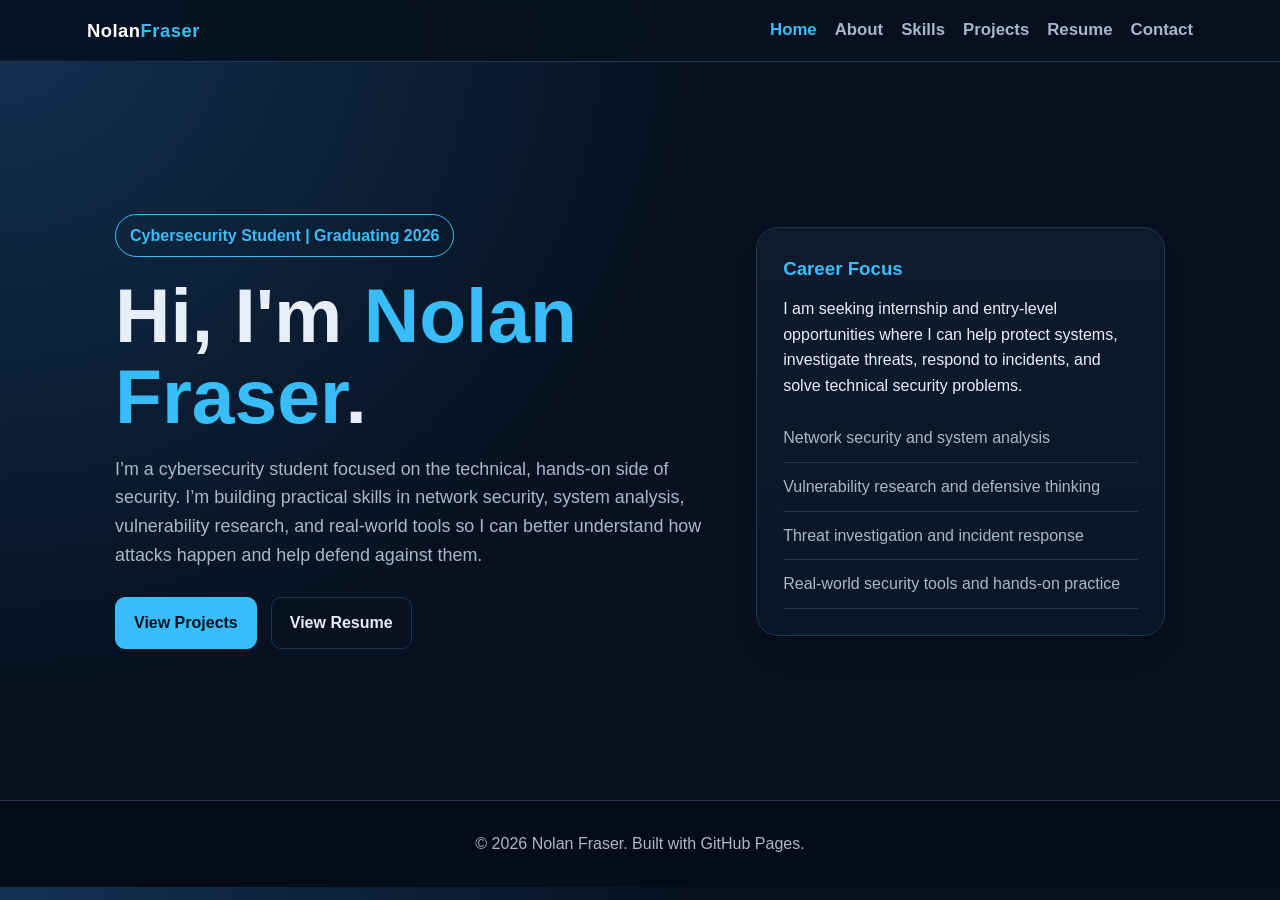
<file: index.html>
<!DOCTYPE html>
<html lang="en">
<head>
  <meta charset="UTF-8" />
  <meta name="viewport" content="width=device-width, initial-scale=1.0" />
  <title>Nolan Fraser | Cybersecurity Portfolio</title>
  <link rel="stylesheet" href="styles.css" />
</head>
<body>
<nav class="navbar">
  <div class="nav-container">
    <a class="logo" href="./index.html">Nolan<span>Fraser</span></a>
    <ul class="nav-links">
      <li><a href="./index.html" class="active">Home</a></li>
      <li><a href="./about.html">About</a></li>
      <li><a href="./skills.html">Skills</a></li>
      <li><a href="./projects.html">Projects</a></li>
      <li><a href="./resume.html">Resume</a></li>
      <li><a href="./contact.html">Contact</a></li>
    </ul>
  </div>
</nav>

<header class="hero">
  <div class="hero-card">
    <div class="hero-text">
      <div class="badge">Cybersecurity Student | Graduating 2026</div>
      <h1>Hi, I'm <span>Nolan Fraser</span>.</h1>
      <p>I&rsquo;m a cybersecurity student focused on the technical, hands-on side of security. I&rsquo;m building practical skills in network security, system analysis, vulnerability research, and real-world tools so I can better understand how attacks happen and help defend against them.</p>
      <div class="hero-buttons">
        <a class="btn btn-primary" href="./projects.html">View Projects</a>
        <a class="btn" href="./resume.html">View Resume</a>
      </div>
    </div>
    <div class="status-card">
      <h3>Career Focus</h3>
      <p>I am seeking internship and entry-level opportunities where I can help protect systems, investigate threats, respond to incidents, and solve technical security problems.</p>
      <ul class="status-list">
        <li>Network security and system analysis</li>
        <li>Vulnerability research and defensive thinking</li>
        <li>Threat investigation and incident response</li>
        <li>Real-world security tools and hands-on practice</li>
      </ul>
    </div>
  </div>
</header>

<footer>
  <p>&copy; 2026 Nolan Fraser. Built with GitHub Pages.</p>
</footer>
<script src="./script.js"></script>
</body>
</html>
</file>
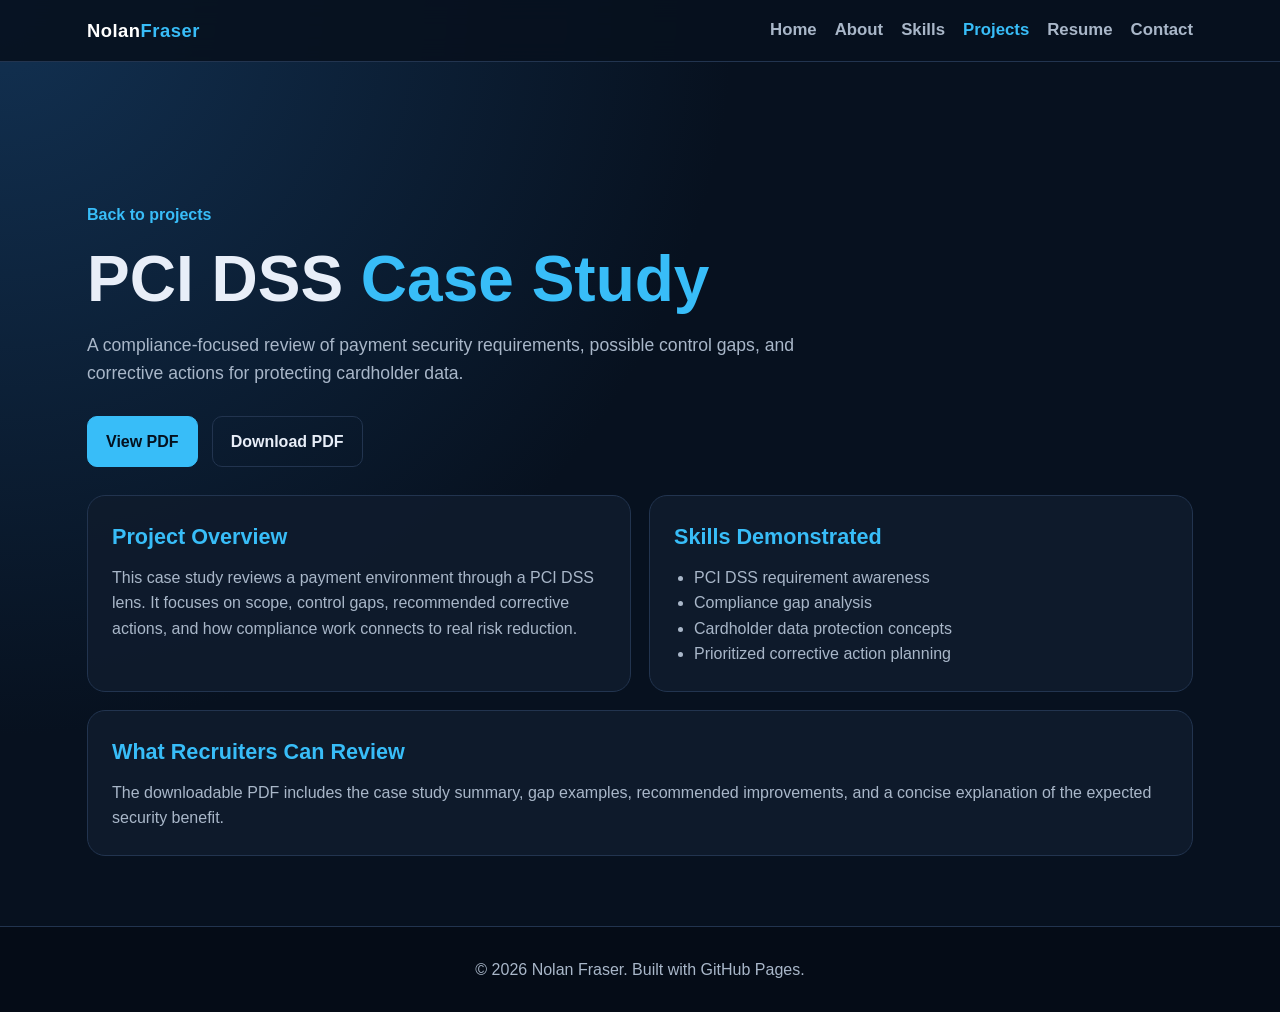
<file: project-pci-dss.html>
<!DOCTYPE html>
<html lang="en">
<head>
  <meta charset="UTF-8" />
  <meta name="viewport" content="width=device-width, initial-scale=1.0" />
  <title>PCI DSS Case Study | Nolan Fraser</title>
  <link rel="stylesheet" href="styles.css" />
</head>
<body>
<nav class="navbar">
  <div class="nav-container">
    <a class="logo" href="./index.html">Nolan<span>Fraser</span></a>
    <ul class="nav-links">
      <li><a href="./index.html">Home</a></li>
      <li><a href="./about.html">About</a></li>
      <li><a href="./skills.html">Skills</a></li>
      <li><a href="./projects.html" class="active">Projects</a></li>
      <li><a href="./resume.html">Resume</a></li>
      <li><a href="./contact.html">Contact</a></li>
    </ul>
  </div>
</nav>

<main>
  <section class="page-header project-detail-header">
    <a class="back-link" href="./projects.html">Back to projects</a>
    <h1>PCI DSS <span>Case Study</span></h1>
    <p>A compliance-focused review of payment security requirements, possible control gaps, and corrective actions for protecting cardholder data.</p>
    <div class="hero-buttons">
      <a class="btn btn-primary" href="./assets/pci-dss-case-study.pdf" target="_blank" rel="noopener noreferrer">View PDF</a>
      <a class="btn" href="./assets/pci-dss-case-study.pdf" download>Download PDF</a>
    </div>
  </section>

  <section class="project-detail-grid">
    <div class="card">
      <h2>Project Overview</h2>
      <p>This case study reviews a payment environment through a PCI DSS lens. It focuses on scope, control gaps, recommended corrective actions, and how compliance work connects to real risk reduction.</p>
    </div>
    <div class="card">
      <h2>Skills Demonstrated</h2>
      <ul class="detail-list">
        <li>PCI DSS requirement awareness</li>
        <li>Compliance gap analysis</li>
        <li>Cardholder data protection concepts</li>
        <li>Prioritized corrective action planning</li>
      </ul>
    </div>
    <div class="card detail-wide">
      <h2>What Recruiters Can Review</h2>
      <p>The downloadable PDF includes the case study summary, gap examples, recommended improvements, and a concise explanation of the expected security benefit.</p>
    </div>
  </section>
</main>

<footer>
  <p>&copy; 2026 Nolan Fraser. Built with GitHub Pages.</p>
</footer>
<script src="./script.js"></script>
</body>
</html>
</file>
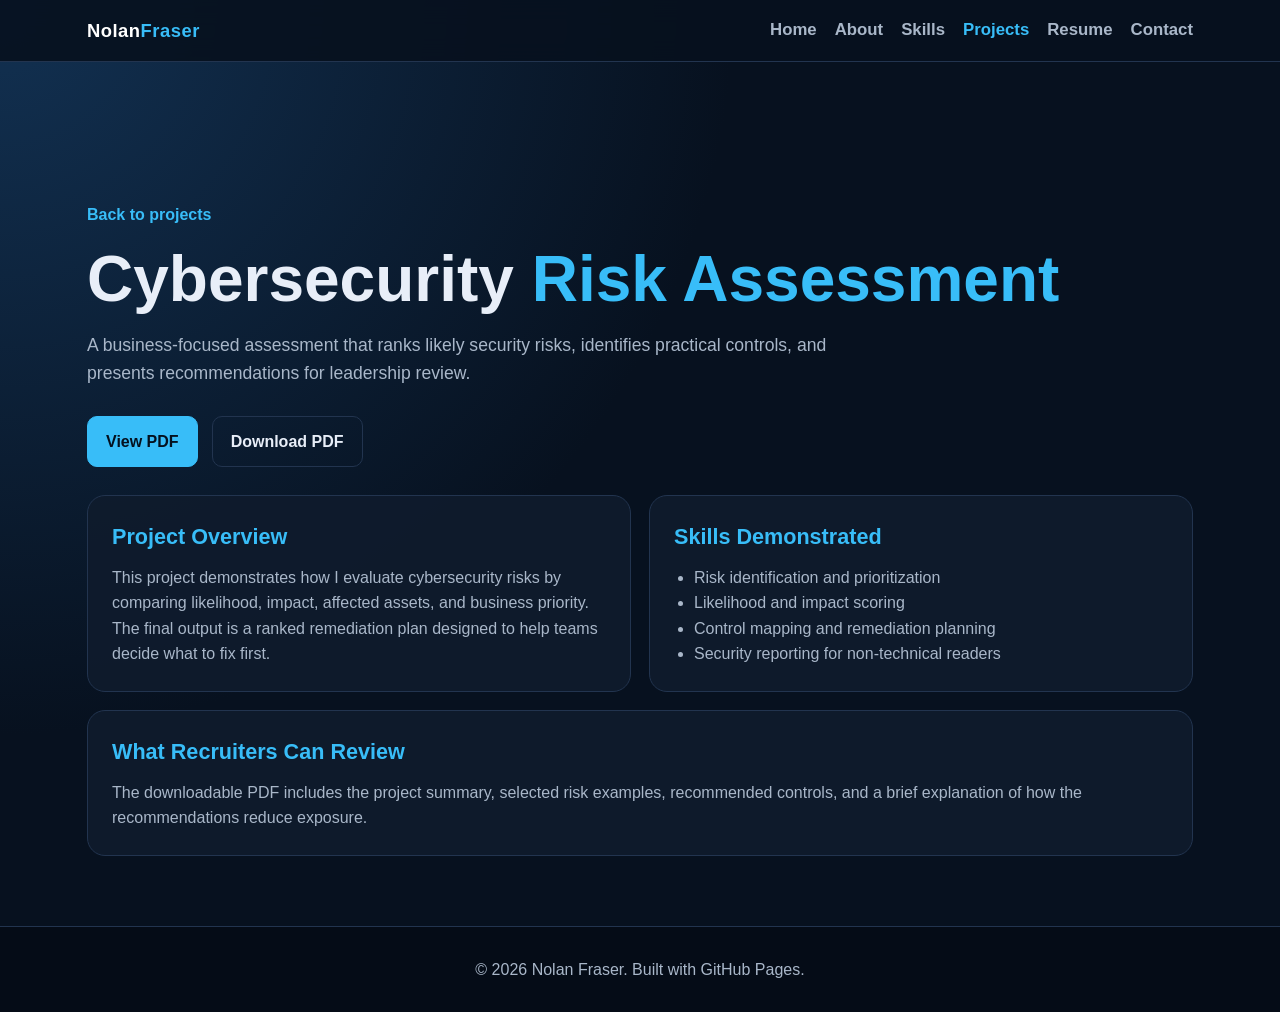
<file: project-risk-assessment.html>
<!DOCTYPE html>
<html lang="en">
<head>
  <meta charset="UTF-8" />
  <meta name="viewport" content="width=device-width, initial-scale=1.0" />
  <title>Cybersecurity Risk Assessment | Nolan Fraser</title>
  <link rel="stylesheet" href="styles.css" />
</head>
<body>
<nav class="navbar">
  <div class="nav-container">
    <a class="logo" href="./index.html">Nolan<span>Fraser</span></a>
    <ul class="nav-links">
      <li><a href="./index.html">Home</a></li>
      <li><a href="./about.html">About</a></li>
      <li><a href="./skills.html">Skills</a></li>
      <li><a href="./projects.html" class="active">Projects</a></li>
      <li><a href="./resume.html">Resume</a></li>
      <li><a href="./contact.html">Contact</a></li>
    </ul>
  </div>
</nav>

<main>
  <section class="page-header project-detail-header">
    <a class="back-link" href="./projects.html">Back to projects</a>
    <h1>Cybersecurity <span>Risk Assessment</span></h1>
    <p>A business-focused assessment that ranks likely security risks, identifies practical controls, and presents recommendations for leadership review.</p>
    <div class="hero-buttons">
      <a class="btn btn-primary" href="./assets/cybersecurity-risk-assessment.pdf" target="_blank" rel="noopener noreferrer">View PDF</a>
      <a class="btn" href="./assets/cybersecurity-risk-assessment.pdf" download>Download PDF</a>
    </div>
  </section>

  <section class="project-detail-grid">
    <div class="card">
      <h2>Project Overview</h2>
      <p>This project demonstrates how I evaluate cybersecurity risks by comparing likelihood, impact, affected assets, and business priority. The final output is a ranked remediation plan designed to help teams decide what to fix first.</p>
    </div>
    <div class="card">
      <h2>Skills Demonstrated</h2>
      <ul class="detail-list">
        <li>Risk identification and prioritization</li>
        <li>Likelihood and impact scoring</li>
        <li>Control mapping and remediation planning</li>
        <li>Security reporting for non-technical readers</li>
      </ul>
    </div>
    <div class="card detail-wide">
      <h2>What Recruiters Can Review</h2>
      <p>The downloadable PDF includes the project summary, selected risk examples, recommended controls, and a brief explanation of how the recommendations reduce exposure.</p>
    </div>
  </section>
</main>

<footer>
  <p>&copy; 2026 Nolan Fraser. Built with GitHub Pages.</p>
</footer>
<script src="./script.js"></script>
</body>
</html>
</file>
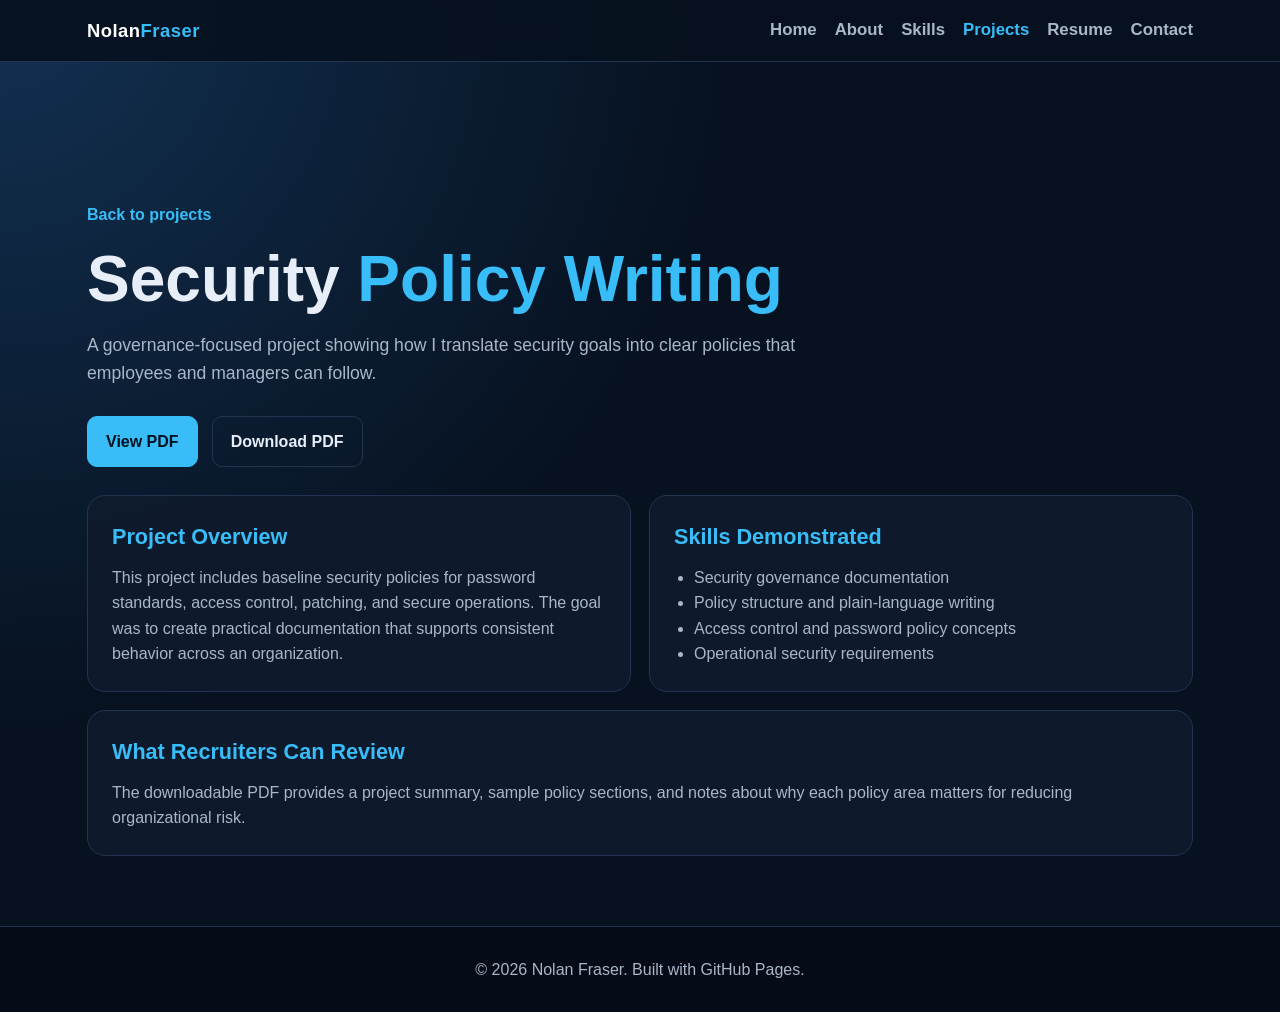
<file: project-security-policy.html>
<!DOCTYPE html>
<html lang="en">
<head>
  <meta charset="UTF-8" />
  <meta name="viewport" content="width=device-width, initial-scale=1.0" />
  <title>Security Policy Writing | Nolan Fraser</title>
  <link rel="stylesheet" href="styles.css" />
</head>
<body>
<nav class="navbar">
  <div class="nav-container">
    <a class="logo" href="./index.html">Nolan<span>Fraser</span></a>
    <ul class="nav-links">
      <li><a href="./index.html">Home</a></li>
      <li><a href="./about.html">About</a></li>
      <li><a href="./skills.html">Skills</a></li>
      <li><a href="./projects.html" class="active">Projects</a></li>
      <li><a href="./resume.html">Resume</a></li>
      <li><a href="./contact.html">Contact</a></li>
    </ul>
  </div>
</nav>

<main>
  <section class="page-header project-detail-header">
    <a class="back-link" href="./projects.html">Back to projects</a>
    <h1>Security <span>Policy Writing</span></h1>
    <p>A governance-focused project showing how I translate security goals into clear policies that employees and managers can follow.</p>
    <div class="hero-buttons">
      <a class="btn btn-primary" href="./assets/security-policy-writing.pdf" target="_blank" rel="noopener noreferrer">View PDF</a>
      <a class="btn" href="./assets/security-policy-writing.pdf" download>Download PDF</a>
    </div>
  </section>

  <section class="project-detail-grid">
    <div class="card">
      <h2>Project Overview</h2>
      <p>This project includes baseline security policies for password standards, access control, patching, and secure operations. The goal was to create practical documentation that supports consistent behavior across an organization.</p>
    </div>
    <div class="card">
      <h2>Skills Demonstrated</h2>
      <ul class="detail-list">
        <li>Security governance documentation</li>
        <li>Policy structure and plain-language writing</li>
        <li>Access control and password policy concepts</li>
        <li>Operational security requirements</li>
      </ul>
    </div>
    <div class="card detail-wide">
      <h2>What Recruiters Can Review</h2>
      <p>The downloadable PDF provides a project summary, sample policy sections, and notes about why each policy area matters for reducing organizational risk.</p>
    </div>
  </section>
</main>

<footer>
  <p>&copy; 2026 Nolan Fraser. Built with GitHub Pages.</p>
</footer>
<script src="./script.js"></script>
</body>
</html>
</file>
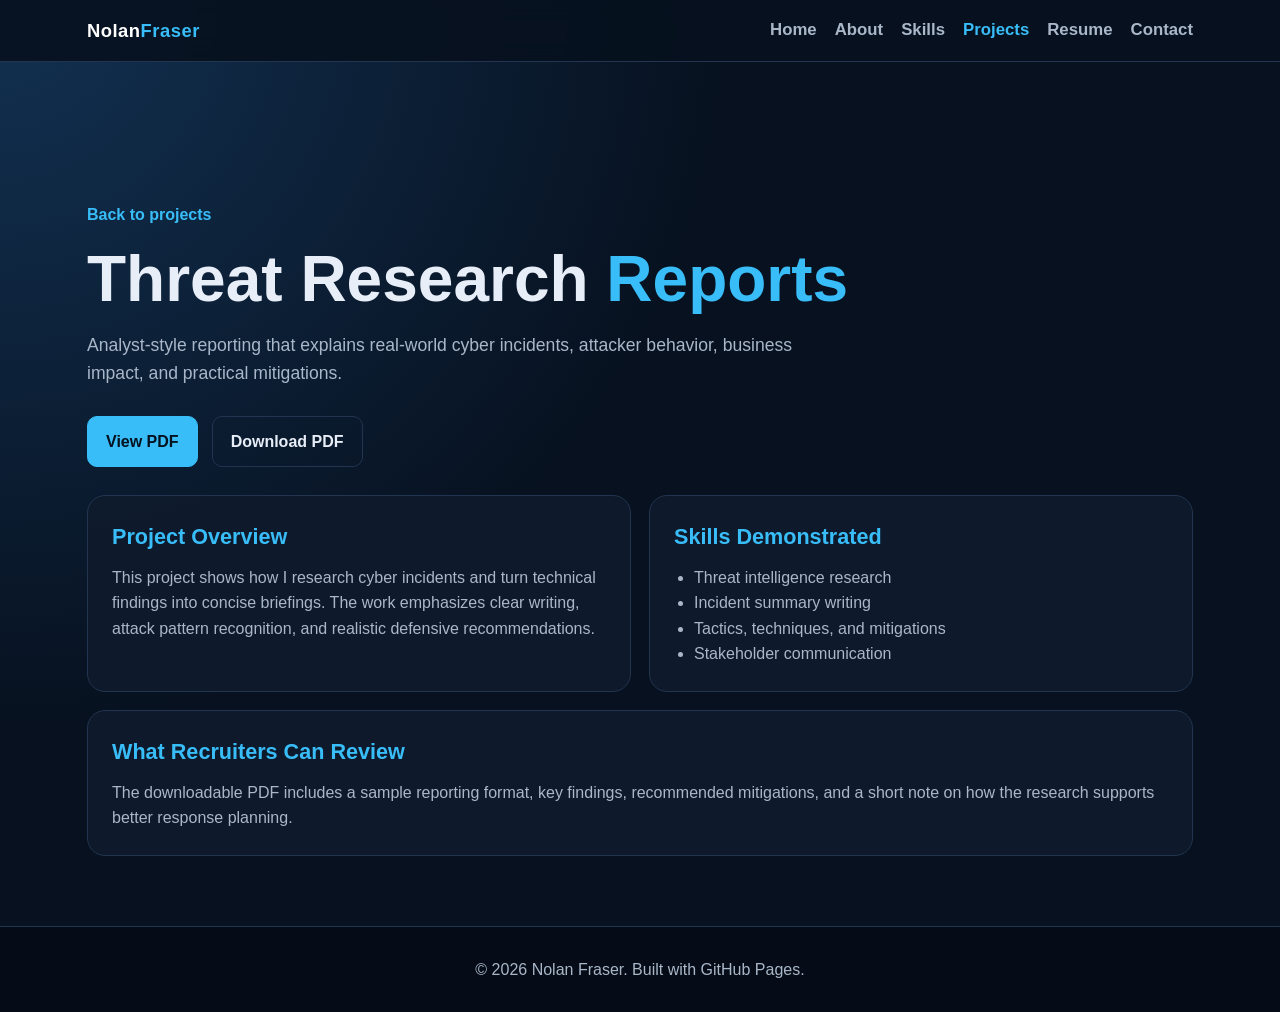
<file: project-threat-research.html>
<!DOCTYPE html>
<html lang="en">
<head>
  <meta charset="UTF-8" />
  <meta name="viewport" content="width=device-width, initial-scale=1.0" />
  <title>Threat Research Reports | Nolan Fraser</title>
  <link rel="stylesheet" href="styles.css" />
</head>
<body>
<nav class="navbar">
  <div class="nav-container">
    <a class="logo" href="./index.html">Nolan<span>Fraser</span></a>
    <ul class="nav-links">
      <li><a href="./index.html">Home</a></li>
      <li><a href="./about.html">About</a></li>
      <li><a href="./skills.html">Skills</a></li>
      <li><a href="./projects.html" class="active">Projects</a></li>
      <li><a href="./resume.html">Resume</a></li>
      <li><a href="./contact.html">Contact</a></li>
    </ul>
  </div>
</nav>

<main>
  <section class="page-header project-detail-header">
    <a class="back-link" href="./projects.html">Back to projects</a>
    <h1>Threat Research <span>Reports</span></h1>
    <p>Analyst-style reporting that explains real-world cyber incidents, attacker behavior, business impact, and practical mitigations.</p>
    <div class="hero-buttons">
      <a class="btn btn-primary" href="./assets/threat-research-reports.pdf" target="_blank" rel="noopener noreferrer">View PDF</a>
      <a class="btn" href="./assets/threat-research-reports.pdf" download>Download PDF</a>
    </div>
  </section>

  <section class="project-detail-grid">
    <div class="card">
      <h2>Project Overview</h2>
      <p>This project shows how I research cyber incidents and turn technical findings into concise briefings. The work emphasizes clear writing, attack pattern recognition, and realistic defensive recommendations.</p>
    </div>
    <div class="card">
      <h2>Skills Demonstrated</h2>
      <ul class="detail-list">
        <li>Threat intelligence research</li>
        <li>Incident summary writing</li>
        <li>Tactics, techniques, and mitigations</li>
        <li>Stakeholder communication</li>
      </ul>
    </div>
    <div class="card detail-wide">
      <h2>What Recruiters Can Review</h2>
      <p>The downloadable PDF includes a sample reporting format, key findings, recommended mitigations, and a short note on how the research supports better response planning.</p>
    </div>
  </section>
</main>

<footer>
  <p>&copy; 2026 Nolan Fraser. Built with GitHub Pages.</p>
</footer>
<script src="./script.js"></script>
</body>
</html>
</file>
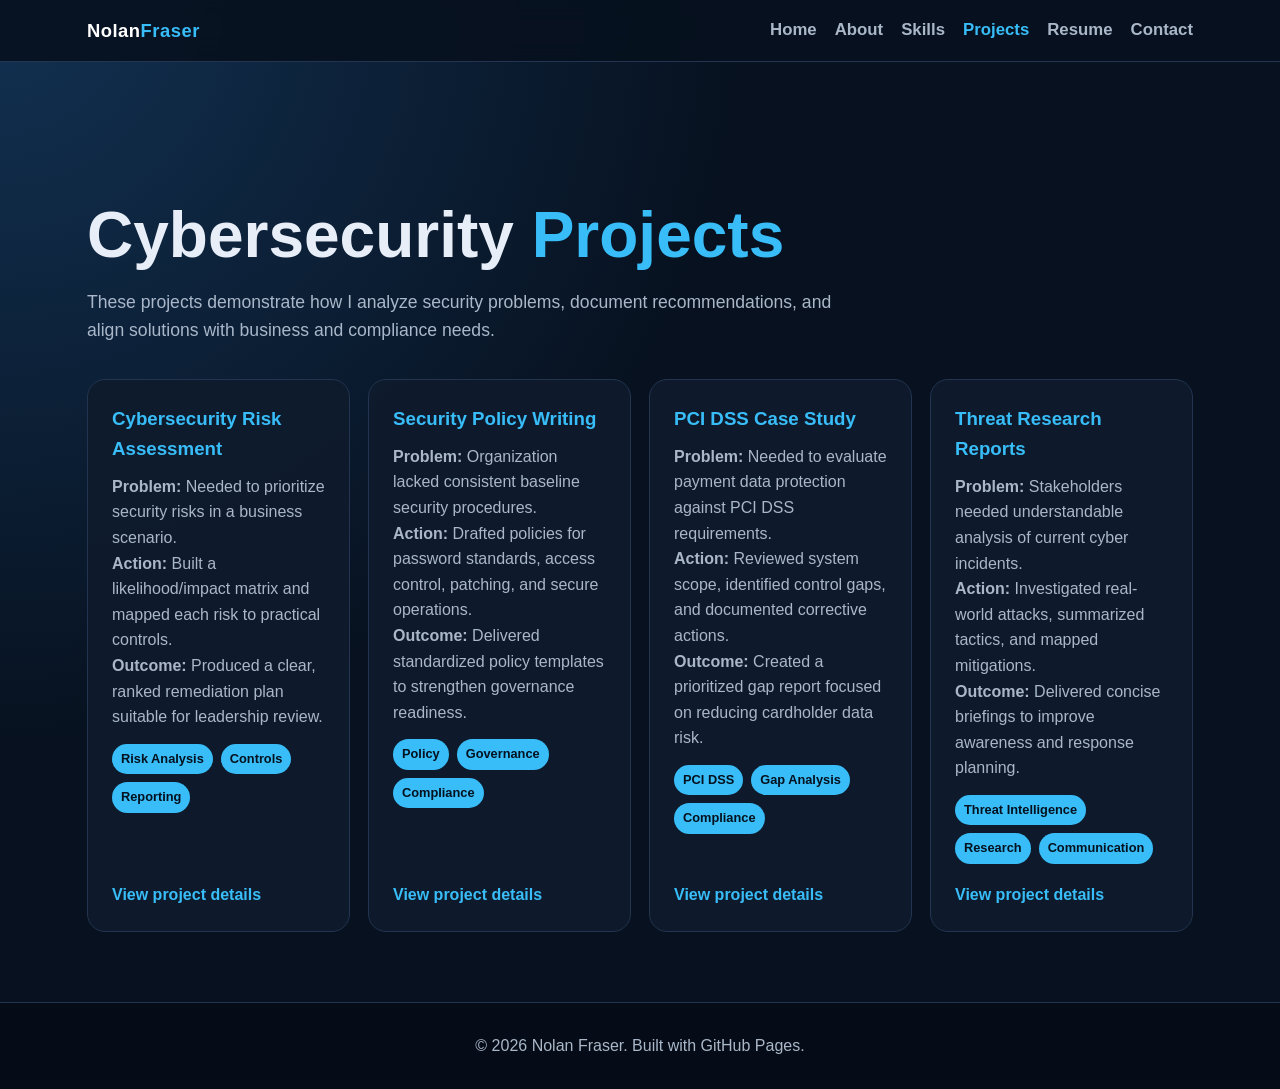
<file: projects.html>
<!DOCTYPE html>
<html lang="en">
<head>
  <meta charset="UTF-8" />
  <meta name="viewport" content="width=device-width, initial-scale=1.0" />
  <title>Projects | Nolan Fraser</title>
  <link rel="stylesheet" href="styles.css" />
</head>
<body>
<nav class="navbar">
  <div class="nav-container">
    <a class="logo" href="./index.html">Nolan<span>Fraser</span></a>
    <ul class="nav-links">
      <li><a href="./index.html">Home</a></li>
      <li><a href="./about.html">About</a></li>
      <li><a href="./skills.html">Skills</a></li>
      <li><a href="./projects.html" class="active">Projects</a></li>
      <li><a href="./resume.html">Resume</a></li>
      <li><a href="./contact.html">Contact</a></li>
    </ul>
  </div>
</nav>

<main>
  <section class="page-header">
    <h1>Cybersecurity <span>Projects</span></h1>
    <p>These projects demonstrate how I analyze security problems, document recommendations, and align solutions with business and compliance needs.</p>
  </section>

  <section class="grid">
    <a class="card project-card" href="./project-risk-assessment.html">
      <h3>Cybersecurity Risk Assessment</h3>
      <p><strong>Problem:</strong> Needed to prioritize security risks in a business scenario.</p>
      <p><strong>Action:</strong> Built a likelihood/impact matrix and mapped each risk to practical controls.</p>
      <p><strong>Outcome:</strong> Produced a clear, ranked remediation plan suitable for leadership review.</p>
      <div class="project-meta"><span class="tag">Risk Analysis</span><span class="tag">Controls</span><span class="tag">Reporting</span></div>
      <span class="project-link">View project details</span>
    </a>

    <a class="card project-card" href="./project-security-policy.html">
      <h3>Security Policy Writing</h3>
      <p><strong>Problem:</strong> Organization lacked consistent baseline security procedures.</p>
      <p><strong>Action:</strong> Drafted policies for password standards, access control, patching, and secure operations.</p>
      <p><strong>Outcome:</strong> Delivered standardized policy templates to strengthen governance readiness.</p>
      <div class="project-meta"><span class="tag">Policy</span><span class="tag">Governance</span><span class="tag">Compliance</span></div>
      <span class="project-link">View project details</span>
    </a>

    <a class="card project-card" href="./project-pci-dss.html">
      <h3>PCI DSS Case Study</h3>
      <p><strong>Problem:</strong> Needed to evaluate payment data protection against PCI DSS requirements.</p>
      <p><strong>Action:</strong> Reviewed system scope, identified control gaps, and documented corrective actions.</p>
      <p><strong>Outcome:</strong> Created a prioritized gap report focused on reducing cardholder data risk.</p>
      <div class="project-meta"><span class="tag">PCI DSS</span><span class="tag">Gap Analysis</span><span class="tag">Compliance</span></div>
      <span class="project-link">View project details</span>
    </a>

    <a class="card project-card" href="./project-threat-research.html">
      <h3>Threat Research Reports</h3>
      <p><strong>Problem:</strong> Stakeholders needed understandable analysis of current cyber incidents.</p>
      <p><strong>Action:</strong> Investigated real-world attacks, summarized tactics, and mapped mitigations.</p>
      <p><strong>Outcome:</strong> Delivered concise briefings to improve awareness and response planning.</p>
      <div class="project-meta"><span class="tag">Threat Intelligence</span><span class="tag">Research</span><span class="tag">Communication</span></div>
      <span class="project-link">View project details</span>
    </a>
  </section>
</main>

<footer>
  <p>&copy; 2026 Nolan Fraser. Built with GitHub Pages.</p>
</footer>
<script src="./script.js"></script>
</body>
</html>
</file>
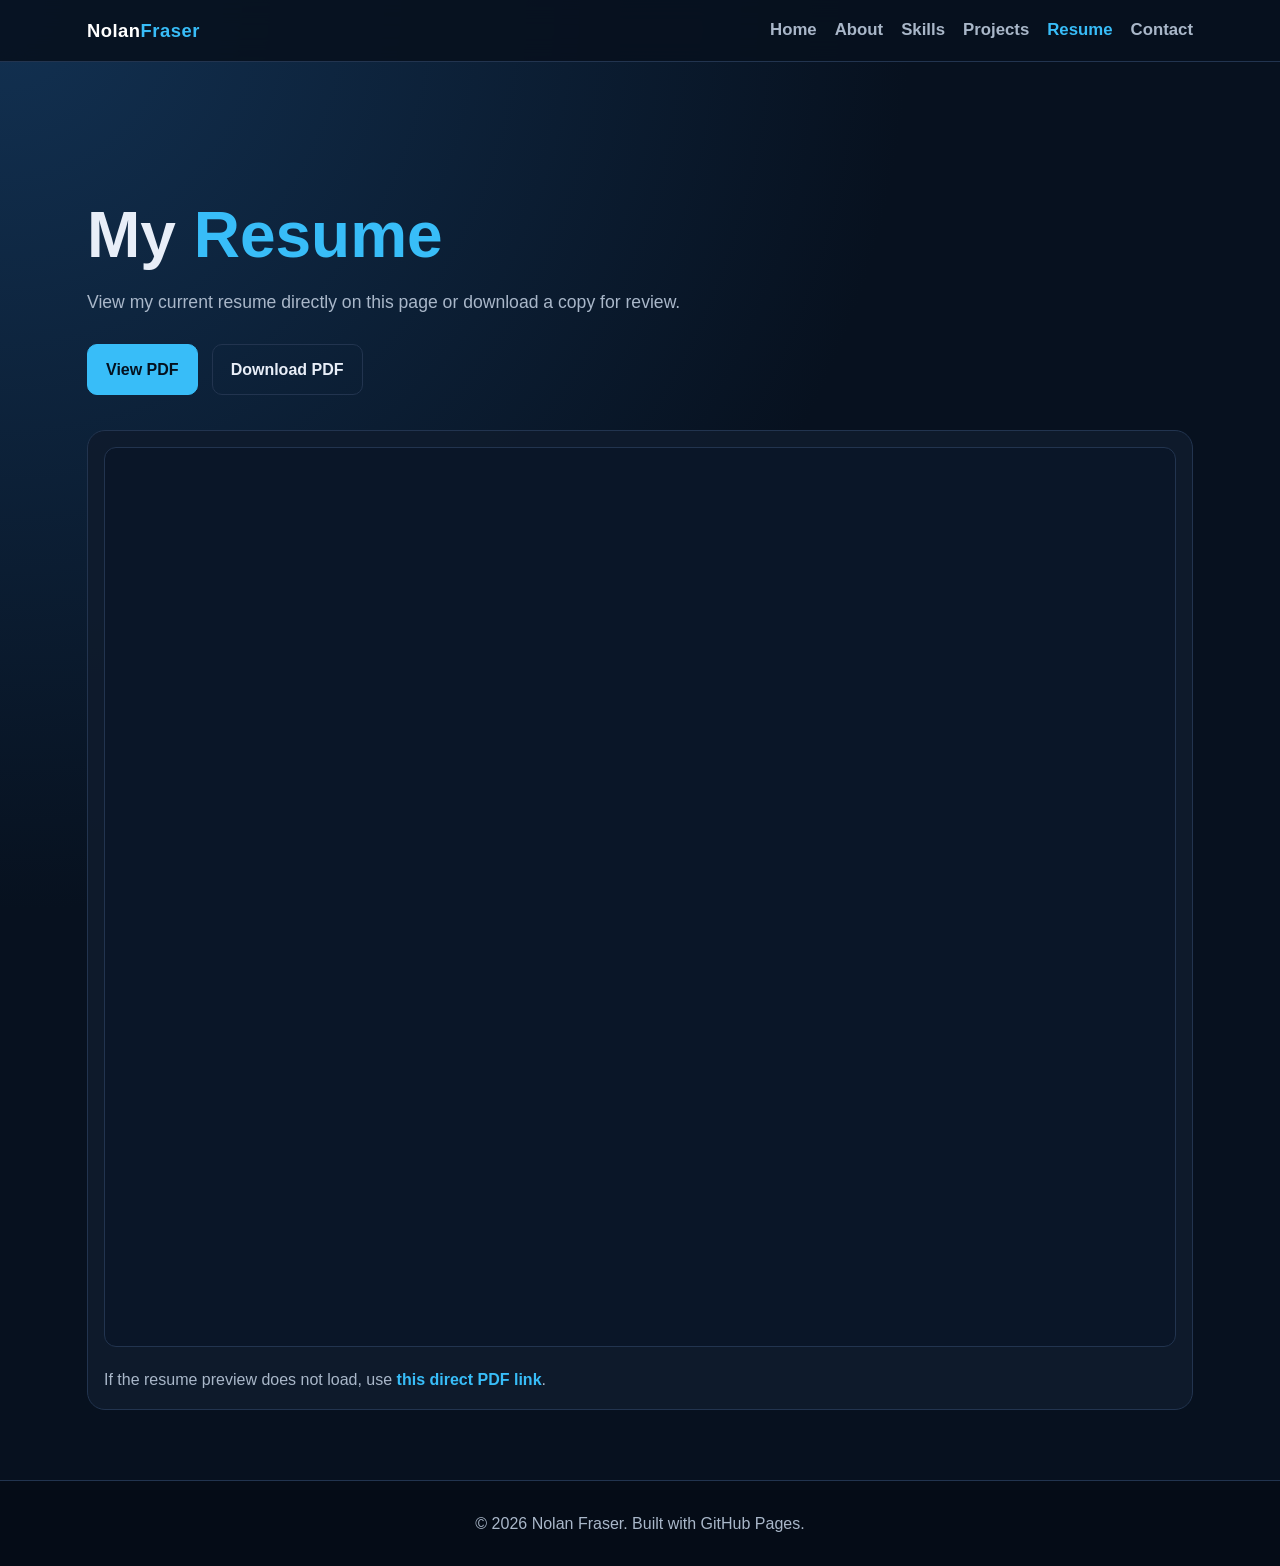
<file: resume.html>
<!DOCTYPE html>
<html lang="en">
<head>
  <meta charset="UTF-8" />
  <meta name="viewport" content="width=device-width, initial-scale=1.0" />
  <title>Resume | Nolan Fraser</title>
  <link rel="stylesheet" href="./styles.css" />
</head>
<body>
<nav class="navbar">
  <div class="nav-container">
    <a class="logo" href="./index.html">Nolan<span>Fraser</span></a>
    <ul class="nav-links">
      <li><a href="./index.html">Home</a></li>
      <li><a href="./about.html">About</a></li>
      <li><a href="./skills.html">Skills</a></li>
      <li><a href="./projects.html">Projects</a></li>
      <li><a href="./resume.html" class="active">Resume</a></li>
      <li><a href="./contact.html">Contact</a></li>
    </ul>
  </div>
</nav>

<main>
  <section class="page-header">
    <h1>My <span>Resume</span></h1>
    <p>View my current resume directly on this page or download a copy for review.</p>
    <div class="hero-buttons">
      <a class="btn btn-primary" href="./assets/resume.pdf" target="_blank" rel="noopener noreferrer">View PDF</a>
      <a class="btn" href="./assets/resume.pdf" download>Download PDF</a>
    </div>
  </section>

  <section class="resume-viewer card">
    <iframe
      title="Nolan Fraser Resume"
      src="./assets/resume.pdf"
      loading="lazy"
    ></iframe>
    <p class="resume-fallback">
      If the resume preview does not load, use
      <a href="./assets/resume.pdf" target="_blank" rel="noopener noreferrer">this direct PDF link</a>.
    </p>
  </section>
</main>

<footer>
  <p>&copy; 2026 Nolan Fraser. Built with GitHub Pages.</p>
</footer>
<script src="./script.js"></script>
</body>
</html>
</file>
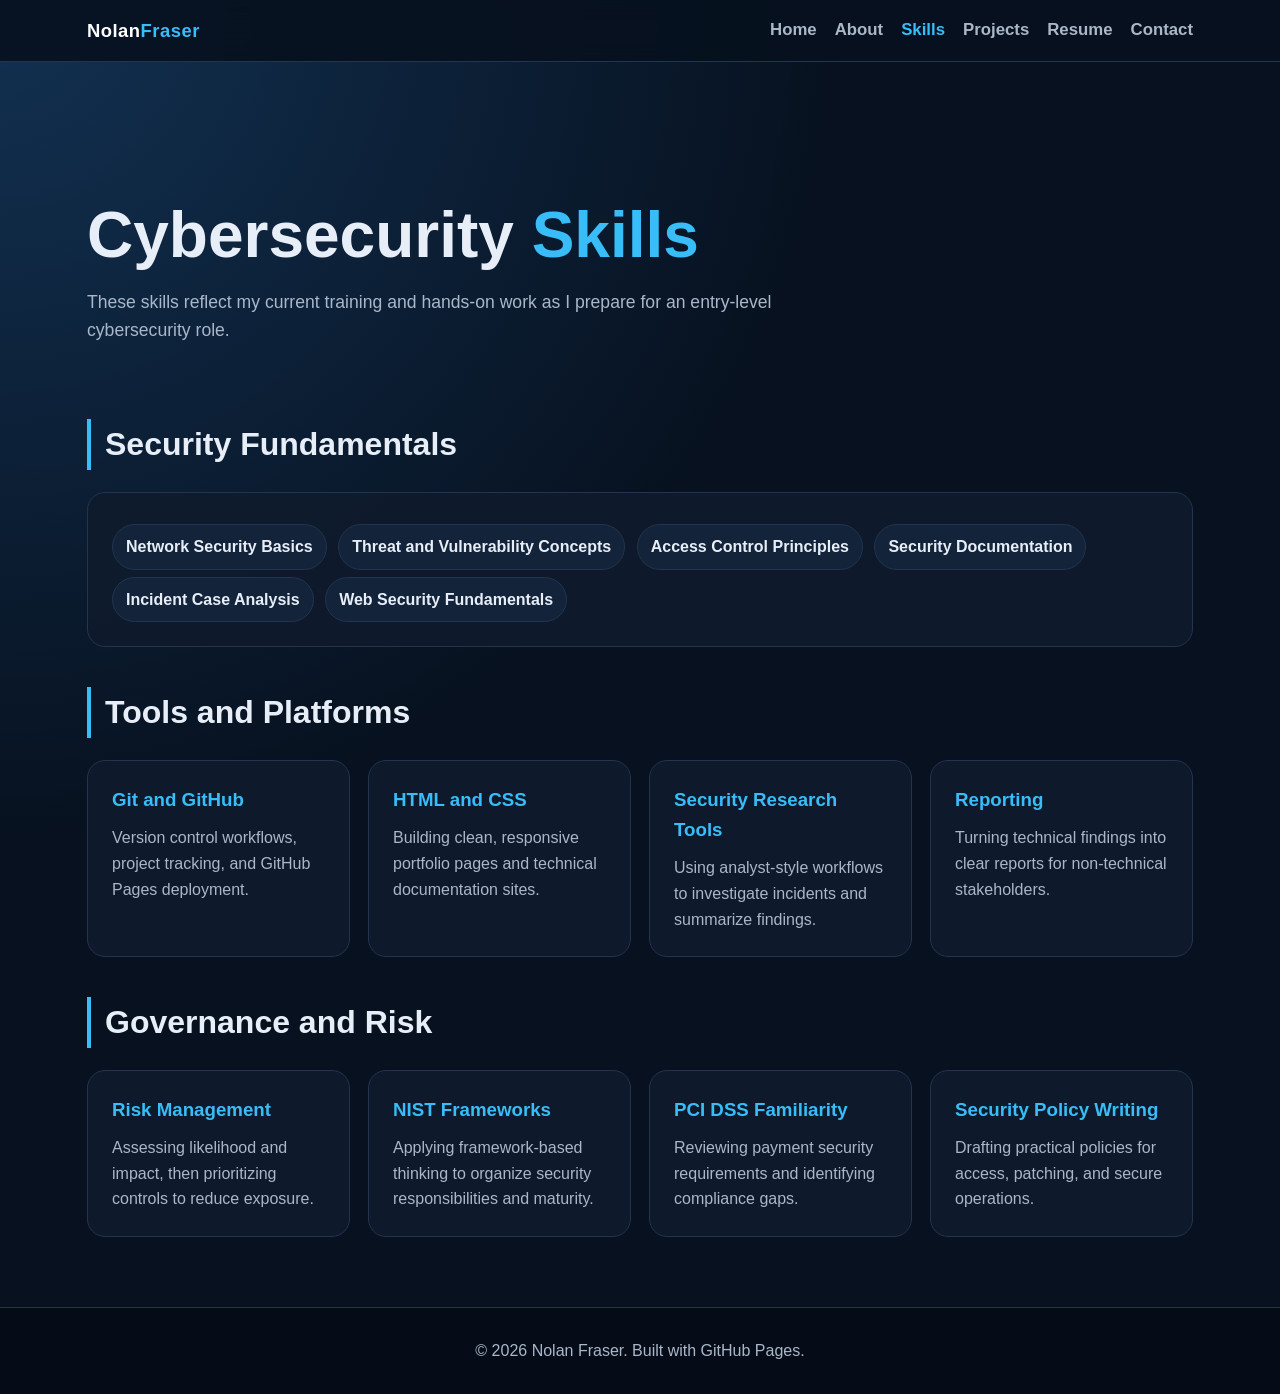
<file: skills.html>
<!DOCTYPE html>
<html lang="en">
<head>
  <meta charset="UTF-8" />
  <meta name="viewport" content="width=device-width, initial-scale=1.0" />
  <title>Skills | Nolan Fraser</title>
  <link rel="stylesheet" href="styles.css" />
</head>
<body>
<nav class="navbar">
  <div class="nav-container">
    <a class="logo" href="./index.html">Nolan<span>Fraser</span></a>
    <ul class="nav-links">
      <li><a href="./index.html">Home</a></li>
      <li><a href="./about.html">About</a></li>
      <li><a href="./skills.html" class="active">Skills</a></li>
      <li><a href="./projects.html">Projects</a></li>
      <li><a href="./resume.html">Resume</a></li>
      <li><a href="./contact.html">Contact</a></li>
    </ul>
  </div>
</nav>

<main>
  <section class="page-header">
    <h1>Cybersecurity <span>Skills</span></h1>
    <p>These skills reflect my current training and hands-on work as I prepare for an entry-level cybersecurity role.</p>
  </section>

  <section>
    <h2 class="section-title">Security Fundamentals</h2>
    <div class="card">
      <span class="skill-pill">Network Security Basics</span>
      <span class="skill-pill">Threat and Vulnerability Concepts</span>
      <span class="skill-pill">Access Control Principles</span>
      <span class="skill-pill">Security Documentation</span>
      <span class="skill-pill">Incident Case Analysis</span>
      <span class="skill-pill">Web Security Fundamentals</span>
    </div>
  </section>

  <section>
    <h2 class="section-title">Tools and Platforms</h2>
    <div class="grid">
      <div class="card"><h3>Git and GitHub</h3><p>Version control workflows, project tracking, and GitHub Pages deployment.</p></div>
      <div class="card"><h3>HTML and CSS</h3><p>Building clean, responsive portfolio pages and technical documentation sites.</p></div>
      <div class="card"><h3>Security Research Tools</h3><p>Using analyst-style workflows to investigate incidents and summarize findings.</p></div>
      <div class="card"><h3>Reporting</h3><p>Turning technical findings into clear reports for non-technical stakeholders.</p></div>
    </div>
  </section>

  <section>
    <h2 class="section-title">Governance and Risk</h2>
    <div class="grid">
      <div class="card"><h3>Risk Management</h3><p>Assessing likelihood and impact, then prioritizing controls to reduce exposure.</p></div>
      <div class="card"><h3>NIST Frameworks</h3><p>Applying framework-based thinking to organize security responsibilities and maturity.</p></div>
      <div class="card"><h3>PCI DSS Familiarity</h3><p>Reviewing payment security requirements and identifying compliance gaps.</p></div>
      <div class="card"><h3>Security Policy Writing</h3><p>Drafting practical policies for access, patching, and secure operations.</p></div>
    </div>
  </section>
</main>

<footer>
  <p>&copy; 2026 Nolan Fraser. Built with GitHub Pages.</p>
</footer>
<script src="./script.js"></script>
</body>
</html>
</file>
<file: styles.css>
* { margin: 0; padding: 0; box-sizing: border-box; }

:root {
  --bg: #07111f;
  --panel: #0f1b2d;
  --panel-2: #12233a;
  --text: #e8eef8;
  --muted: #a9b7c9;
  --accent: #38bdf8;
  --accent-2: #22c55e;
  --border: #22344f;
}

body {
  font-family: Arial, Helvetica, sans-serif;
  background: radial-gradient(circle at top left, #123152, var(--bg) 45%);
  color: var(--text);
  line-height: 1.6;
}

a { color: inherit; text-decoration: none; }

.navbar {
  position: sticky;
  top: 0;
  z-index: 100;
  background: rgba(7, 17, 31, 0.9);
  backdrop-filter: blur(12px);
  border-bottom: 1px solid var(--border);
}

.nav-container {
  max-width: 1150px;
  margin: auto;
  padding: 16px 22px;
  display: flex;
  justify-content: space-between;
  align-items: center;
}

.logo {
  font-size: 1.15rem;
  font-weight: 800;
  letter-spacing: 0.5px;
  color: white;
}

.logo span { color: var(--accent); }

.nav-links {
  display: flex;
  gap: 18px;
  list-style: none;
  flex-wrap: wrap;
}

.nav-links a {
  color: var(--muted);
  font-weight: 700;
  font-size: 1.05rem;
}

.nav-links a:hover,
.nav-links .active {
  color: var(--accent);
}

.hero {
  min-height: 82vh;
  display: grid;
  place-items: center;
  padding: 70px 22px;
}

.hero-card {
  max-width: 1050px;
  display: grid;
  grid-template-columns: 1.2fr 0.8fr;
  gap: 28px;
  align-items: center;
}

.badge {
  display: inline-block;
  padding: 8px 14px;
  border: 1px solid var(--accent);
  border-radius: 999px;
  color: var(--accent);
  margin-bottom: 18px;
  font-weight: 700;
}

h1 {
  font-size: clamp(2.4rem, 6vw, 5rem);
  line-height: 1.05;
  margin-bottom: 18px;
}

h1 span, h2 span { color: var(--accent); }

.hero-text p {
  color: var(--muted);
  font-size: 1.12rem;
  max-width: 700px;
}

.hero-buttons {
  display: flex;
  gap: 14px;
  margin-top: 28px;
  flex-wrap: wrap;
}

.btn {
  padding: 12px 18px;
  border-radius: 10px;
  font-weight: 800;
  border: 1px solid var(--border);
  transition: 0.2s;
}

.btn-primary {
  background: var(--accent);
  color: #04111f;
  border-color: var(--accent);
}

.btn:hover { transform: translateY(-2px); }

.status-card {
  background: linear-gradient(180deg, var(--panel), #091626);
  border: 1px solid var(--border);
  border-radius: 22px;
  padding: 26px;
  box-shadow: 0 20px 45px rgba(0,0,0,0.25);
}

.status-card h3 { color: var(--accent); margin-bottom: 12px; }

.status-list {
  list-style: none;
  margin-top: 16px;
}

.status-list li {
  padding: 11px 0;
  border-bottom: 1px solid var(--border);
  color: var(--muted);
}

main {
  max-width: 1150px;
  margin: auto;
  padding: 70px 22px;
}

.page-header {
  padding: 70px 0 35px;
}

.page-header h1 { font-size: clamp(2rem, 5vw, 4rem); }

.page-header p {
  max-width: 760px;
  color: var(--muted);
  font-size: 1.1rem;
}

.section-title {
  font-size: 2rem;
  margin: 40px 0 22px;
  border-left: 4px solid var(--accent);
  padding-left: 14px;
}

.grid {
  display: grid;
  grid-template-columns: repeat(auto-fit, minmax(260px, 1fr));
  gap: 18px;
}

.card {
  background: rgba(15, 27, 45, 0.9);
  border: 1px solid var(--border);
  border-radius: 18px;
  padding: 24px;
  transition: 0.2s;
}

.card:hover {
  border-color: var(--accent);
  transform: translateY(-4px);
}

.project-card {
  display: flex;
  flex-direction: column;
  min-height: 100%;
}

.project-card:focus-visible,
.back-link:focus-visible,
.contact-box a:focus-visible,
.btn:focus-visible {
  outline: 3px solid var(--accent-2);
  outline-offset: 4px;
}

.card h3 {
  color: var(--accent);
  margin-bottom: 10px;
}

.card h2 {
  color: var(--accent);
  font-size: 1.35rem;
  margin-bottom: 10px;
}

.card p, .card li {
  color: var(--muted);
}

.timeline {
  border-left: 2px solid var(--border);
  padding-left: 22px;
}

.timeline-item {
  margin-bottom: 26px;
  position: relative;
}

.timeline-item::before {
  content: "";
  position: absolute;
  left: -31px;
  top: 5px;
  width: 14px;
  height: 14px;
  border-radius: 50%;
  background: var(--accent);
}

.skill-pill {
  display: inline-block;
  margin: 7px 7px 0 0;
  padding: 9px 13px;
  background: var(--panel-2);
  border: 1px solid var(--border);
  border-radius: 999px;
  color: var(--text);
  font-weight: 700;
}

.project-meta {
  margin-top: 14px;
  display: flex;
  gap: 8px;
  flex-wrap: wrap;
}

.project-link {
  color: var(--accent);
  display: inline-block;
  font-weight: 800;
  margin-top: auto;
  padding-top: 18px;
}

.tag {
  font-size: 0.8rem;
  color: #04111f;
  background: var(--accent);
  padding: 5px 9px;
  border-radius: 999px;
  font-weight: 800;
}

.project-detail-header {
  padding-bottom: 28px;
}

.back-link {
  color: var(--accent);
  display: inline-block;
  font-weight: 800;
  margin-bottom: 18px;
}

.project-detail-grid {
  display: grid;
  grid-template-columns: repeat(2, minmax(0, 1fr));
  gap: 18px;
}

.detail-wide {
  grid-column: 1 / -1;
}

.detail-list {
  padding-left: 20px;
}

.journey-section .section-title {
  margin-top: 24px;
}

.contact-box {
  background: var(--panel);
  border: 1px solid var(--border);
  border-radius: 20px;
  padding: 28px;
  display: flex;
  flex-wrap: wrap;
  gap: 14px;
}

.contact-layout {
  display: grid;
  grid-template-columns: 330px 1fr;
  gap: 22px;
  align-items: stretch;
}

.contact-stack {
  display: grid;
  gap: 18px;
}

.contact-form {
  background: var(--panel);
  border: 1px solid var(--border);
  border-radius: 20px;
  padding: 28px;
}

.form-row {
  display: grid;
  gap: 8px;
  margin-bottom: 18px;
}

.form-row label {
  color: var(--text);
  font-weight: 800;
}

.form-row input,
.form-row textarea {
  width: 100%;
  border: 1px solid var(--border);
  border-radius: 10px;
  background: #091626;
  color: var(--text);
  font: inherit;
  padding: 12px 14px;
}

.form-row textarea {
  resize: vertical;
}

.form-row input:focus,
.form-row textarea:focus {
  border-color: var(--accent);
  outline: 3px solid rgba(56, 189, 248, 0.22);
}

.about-layout {
  display: grid;
  grid-template-columns: 1fr 330px;
  gap: 22px;
  align-items: start;
}

.profile-photo-card {
  background: linear-gradient(180deg, var(--panel), #091626);
  border: 1px solid var(--border);
  border-radius: 20px;
  padding: 22px;
}

.profile-photo-card p {
  color: var(--muted);
  margin-top: 16px;
}

.profile-photo-frame {
  aspect-ratio: 4 / 5;
  background: var(--panel-2);
  border: 1px solid var(--border);
  border-radius: 16px;
  overflow: hidden;
}

.profile-photo-frame img {
  display: block;
  height: 100%;
  object-fit: cover;
  width: 100%;
}

.profile-photo-placeholder {
  color: var(--accent);
  display: none;
  font-size: 4rem;
  font-weight: 800;
  height: 100%;
  letter-spacing: 0;
  place-items: center;
  width: 100%;
}

.contact-box a {
  color: var(--accent);
  font-weight: 800;
}

.contact-icon-link {
  align-items: center;
  background: #091626;
  border: 1px solid var(--border);
  border-radius: 14px;
  display: inline-flex;
  height: 58px;
  justify-content: center;
  transition: 0.2s;
  width: 58px;
}

.contact-icon-link:hover {
  border-color: var(--accent);
  transform: translateY(-2px);
}

.contact-icon-link svg {
  fill: currentColor;
  height: 28px;
  width: 28px;
}

.linkedin-icon span {
  color: var(--accent);
  font-size: 1.5rem;
  font-weight: 900;
  line-height: 1;
}

.resume-viewer {
  padding: 16px;
}

.resume-viewer iframe {
  width: 100%;
  min-height: 900px;
  border: 1px solid var(--border);
  border-radius: 12px;
  background: #0a1628;
}

.resume-fallback {
  margin-top: 12px;
  color: var(--muted);
}

.resume-fallback a {
  color: var(--accent);
  font-weight: 700;
}

footer {
  text-align: center;
  padding: 30px;
  color: var(--muted);
  border-top: 1px solid var(--border);
  background: #050c17;
}

@media (max-width: 850px) {
  .hero-card { grid-template-columns: 1fr; }
  .nav-container { align-items: flex-start; flex-direction: column; gap: 12px; }
  .project-detail-grid,
  .about-layout,
  .contact-layout { grid-template-columns: 1fr; }
  .resume-viewer iframe { min-height: 70vh; }
}
</file>
